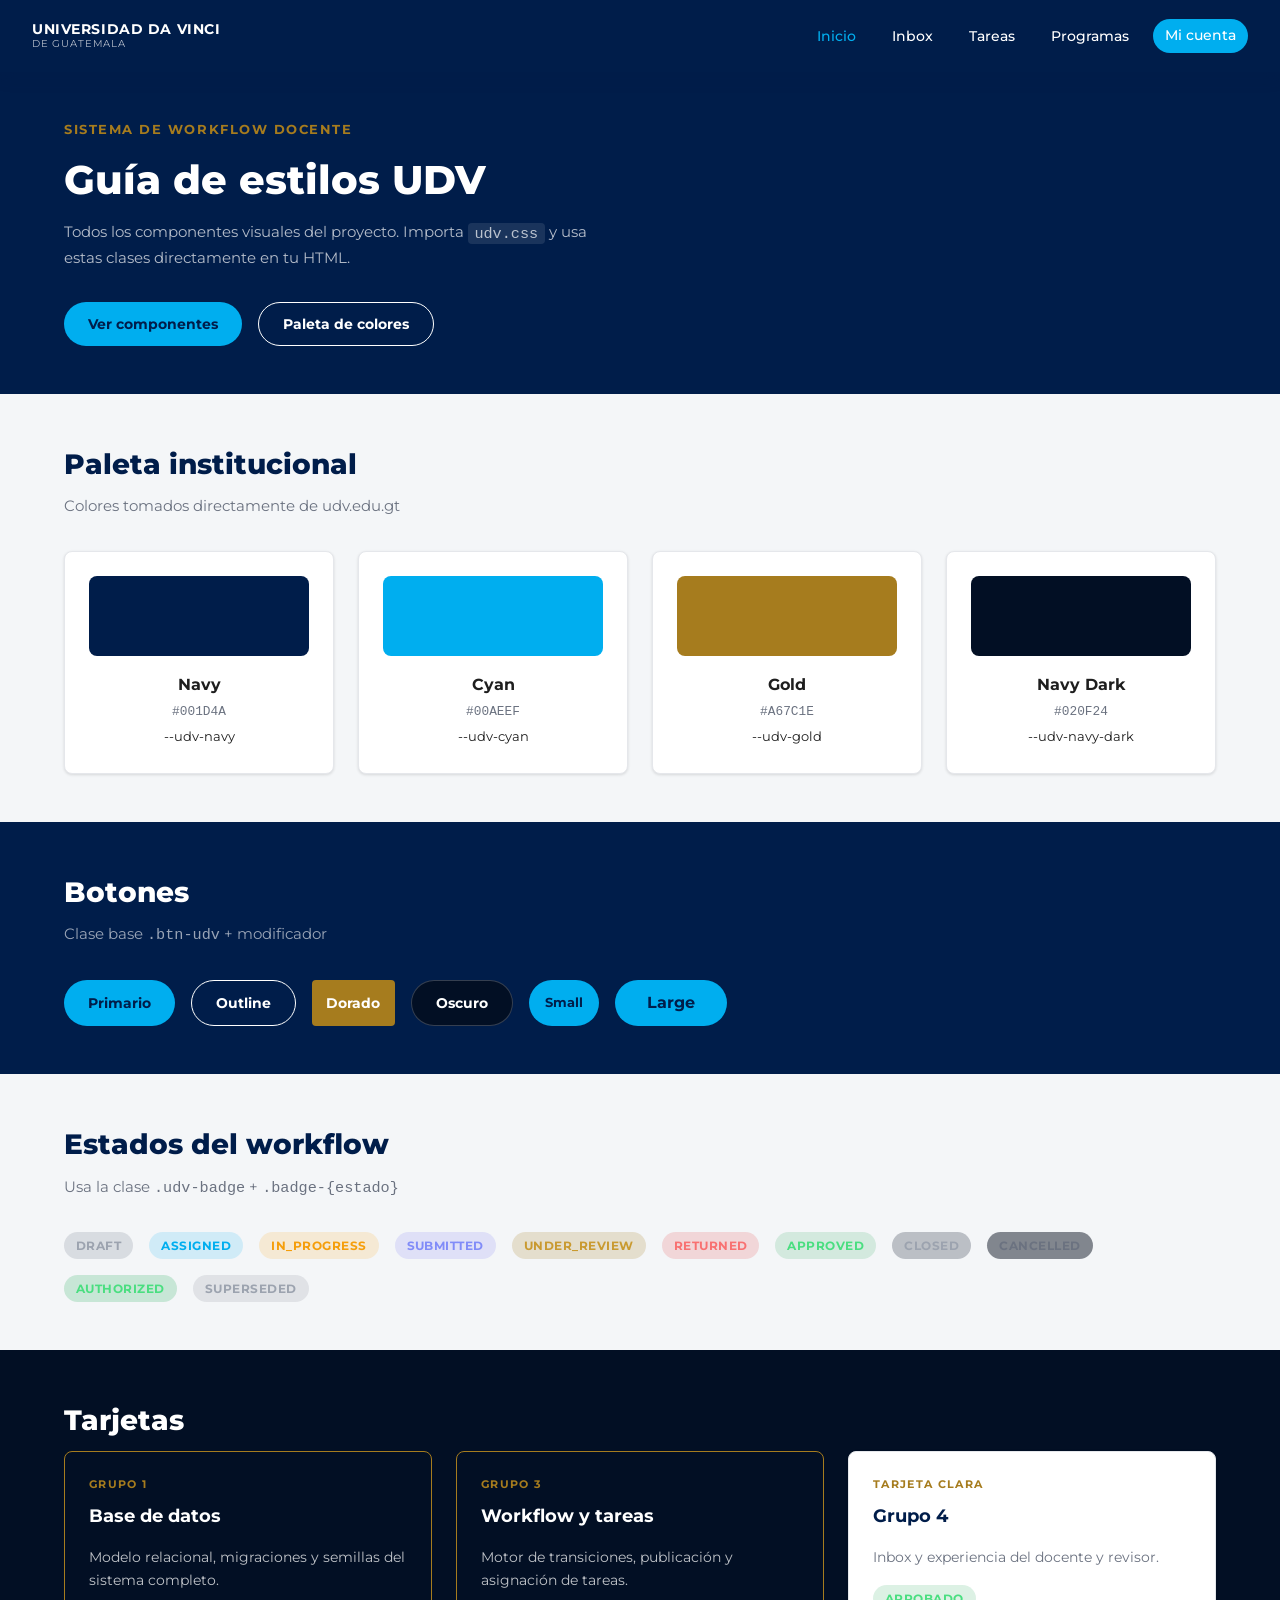
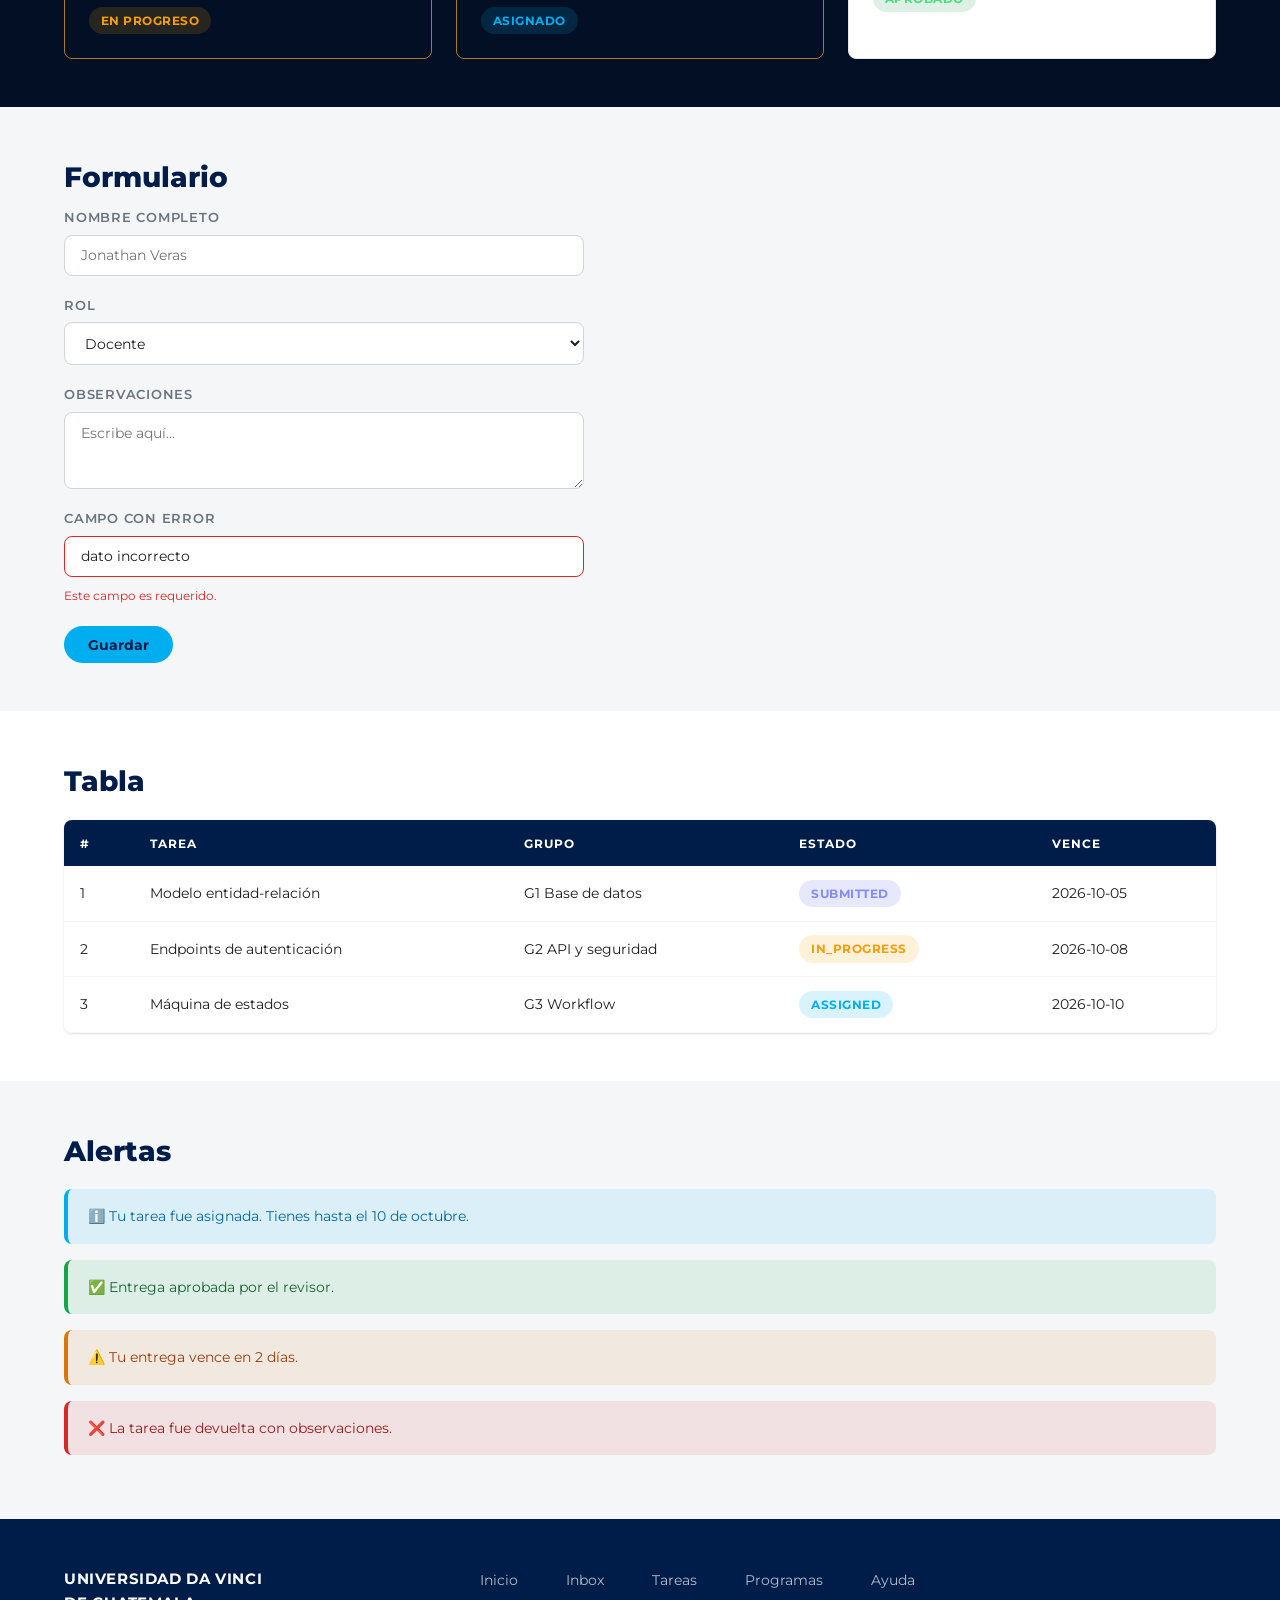
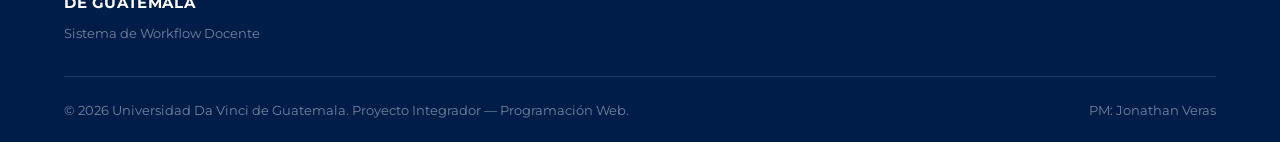
<file: grupos/udv-styles/demo.html>
<!DOCTYPE html>
<html lang="es">
<head>
  <meta charset="UTF-8">
  <meta name="viewport" content="width=device-width, initial-scale=1.0">
  <title>UDV — Guía de estilos institucional</title>
  <link rel="stylesheet" href="udv.css">
</head>
<body>

<!-- ═══════════════════════════════════════════════════════ -->
<!--  HEADER                                                -->
<!-- ═══════════════════════════════════════════════════════ -->
<header class="udv-header">
  <a href="#" class="udv-header__logo">
    <div class="udv-header__logo-text">
      Universidad Da Vinci
      <span>de Guatemala</span>
    </div>
  </a>
  <nav>
    <ul class="udv-header__nav">
      <li><a href="#" class="active">Inicio</a></li>
      <li><a href="#">Inbox</a></li>
      <li><a href="#">Tareas</a></li>
      <li><a href="#">Programas</a></li>
      <li><a href="#" class="btn-udv btn-udv-primary btn-udv-sm">Mi cuenta</a></li>
    </ul>
  </nav>
</header>

<!-- ═══════════════════════════════════════════════════════ -->
<!--  HERO (sección oscura)                                 -->
<!-- ═══════════════════════════════════════════════════════ -->
<section class="udv-section udv-section-dark">
  <div class="udv-container">
    <p style="color:var(--udv-gold);font-weight:700;font-size:.8rem;letter-spacing:.12em;text-transform:uppercase;margin-bottom:.5rem;">
      Sistema de Workflow Docente
    </p>
    <h1 class="udv-section-title" style="font-size:2.5rem;">Guía de estilos UDV</h1>
    <p class="udv-section-subtitle" style="color:rgba(255,255,255,.7);max-width:540px;">
      Todos los componentes visuales del proyecto. Importa <code style="background:rgba(255,255,255,.1);padding:.1rem .4rem;border-radius:4px;">udv.css</code>
      y usa estas clases directamente en tu HTML.
    </p>
    <div class="udv-flex udv-gap-2 udv-mt-2">
      <a href="#botones" class="btn-udv btn-udv-primary">Ver componentes</a>
      <a href="#colores" class="btn-udv btn-udv-outline">Paleta de colores</a>
    </div>
  </div>
</section>

<!-- ═══════════════════════════════════════════════════════ -->
<!--  COLORES                                               -->
<!-- ═══════════════════════════════════════════════════════ -->
<section class="udv-section" id="colores">
  <div class="udv-container">
    <h2 class="udv-section-title">Paleta institucional</h2>
    <p class="udv-section-subtitle">Colores tomados directamente de udv.edu.gt</p>
    <div class="udv-grid-4">
      <div class="udv-card-light" style="text-align:center;">
        <div style="height:80px;background:#001D4A;border-radius:8px;margin-bottom:1rem;"></div>
        <strong>Navy</strong><br>
        <code style="font-size:.8rem;color:var(--udv-text-muted);">#001D4A</code><br>
        <small>--udv-navy</small>
      </div>
      <div class="udv-card-light" style="text-align:center;">
        <div style="height:80px;background:#00AEEF;border-radius:8px;margin-bottom:1rem;"></div>
        <strong>Cyan</strong><br>
        <code style="font-size:.8rem;color:var(--udv-text-muted);">#00AEEF</code><br>
        <small>--udv-cyan</small>
      </div>
      <div class="udv-card-light" style="text-align:center;">
        <div style="height:80px;background:#A67C1E;border-radius:8px;margin-bottom:1rem;"></div>
        <strong>Gold</strong><br>
        <code style="font-size:.8rem;color:var(--udv-text-muted);">#A67C1E</code><br>
        <small>--udv-gold</small>
      </div>
      <div class="udv-card-light" style="text-align:center;">
        <div style="height:80px;background:#020F24;border-radius:8px;margin-bottom:1rem;"></div>
        <strong>Navy Dark</strong><br>
        <code style="font-size:.8rem;color:var(--udv-text-muted);">#020F24</code><br>
        <small>--udv-navy-dark</small>
      </div>
    </div>
  </div>
</section>

<!-- ═══════════════════════════════════════════════════════ -->
<!--  BOTONES                                               -->
<!-- ═══════════════════════════════════════════════════════ -->
<section class="udv-section udv-section-dark" id="botones">
  <div class="udv-container">
    <h2 class="udv-section-title">Botones</h2>
    <p class="udv-section-subtitle" style="color:rgba(255,255,255,.6);">Clase base <code>.btn-udv</code> + modificador</p>
    <div class="udv-flex udv-gap-2" style="flex-wrap:wrap;">
      <button class="btn-udv btn-udv-primary">Primario</button>
      <button class="btn-udv btn-udv-outline">Outline</button>
      <button class="btn-udv btn-udv-gold">Dorado</button>
      <button class="btn-udv btn-udv-dark">Oscuro</button>
      <button class="btn-udv btn-udv-primary btn-udv-sm">Small</button>
      <button class="btn-udv btn-udv-primary btn-udv-lg">Large</button>
    </div>
  </div>
</section>

<!-- ═══════════════════════════════════════════════════════ -->
<!--  BADGES DE ESTADO                                      -->
<!-- ═══════════════════════════════════════════════════════ -->
<section class="udv-section">
  <div class="udv-container">
    <h2 class="udv-section-title">Estados del workflow</h2>
    <p class="udv-section-subtitle">Usa la clase <code>.udv-badge</code> + <code>.badge-{estado}</code></p>
    <div class="udv-flex udv-gap-2" style="flex-wrap:wrap;">
      <span class="udv-badge badge-draft">draft</span>
      <span class="udv-badge badge-assigned">assigned</span>
      <span class="udv-badge badge-in-progress">in_progress</span>
      <span class="udv-badge badge-submitted">submitted</span>
      <span class="udv-badge badge-under-review">under_review</span>
      <span class="udv-badge badge-returned">returned</span>
      <span class="udv-badge badge-approved">approved</span>
      <span class="udv-badge badge-closed">closed</span>
      <span class="udv-badge badge-cancelled">cancelled</span>
      <span class="udv-badge badge-authorized">authorized</span>
      <span class="udv-badge badge-superseded">superseded</span>
    </div>
  </div>
</section>

<!-- ═══════════════════════════════════════════════════════ -->
<!--  TARJETAS                                              -->
<!-- ═══════════════════════════════════════════════════════ -->
<section class="udv-section" style="background:var(--udv-navy-dark);">
  <div class="udv-container">
    <h2 class="udv-section-title" style="color:white;">Tarjetas</h2>
    <div class="udv-grid-3">
      <div class="udv-card">
        <p class="udv-card__category">Grupo 1</p>
        <h3 class="udv-card__title">Base de datos</h3>
        <p class="udv-card__body">Modelo relacional, migraciones y semillas del sistema completo.</p>
        <div class="udv-mt-2">
          <span class="udv-badge badge-in-progress">En progreso</span>
        </div>
      </div>
      <div class="udv-card">
        <p class="udv-card__category">Grupo 3</p>
        <h3 class="udv-card__title">Workflow y tareas</h3>
        <p class="udv-card__body">Motor de transiciones, publicación y asignación de tareas.</p>
        <div class="udv-mt-2">
          <span class="udv-badge badge-assigned">Asignado</span>
        </div>
      </div>
      <div class="udv-card-light">
        <p class="udv-card__category" style="color:var(--udv-gold);">Tarjeta clara</p>
        <h3 class="udv-card__title" style="color:var(--udv-navy);">Grupo 4</h3>
        <p class="udv-card__body" style="color:var(--udv-text-muted);">Inbox y experiencia del docente y revisor.</p>
        <div class="udv-mt-2">
          <span class="udv-badge badge-approved">Aprobado</span>
        </div>
      </div>
    </div>
  </div>
</section>

<!-- ═══════════════════════════════════════════════════════ -->
<!--  FORMULARIO                                            -->
<!-- ═══════════════════════════════════════════════════════ -->
<section class="udv-section">
  <div class="udv-container">
    <h2 class="udv-section-title">Formulario</h2>
    <div style="max-width:520px;">
      <div class="udv-form-group">
        <label class="udv-label" for="demo-nombre">Nombre completo</label>
        <input class="udv-input" id="demo-nombre" type="text" placeholder="Jonathan Veras">
      </div>
      <div class="udv-form-group">
        <label class="udv-label" for="demo-rol">Rol</label>
        <select class="udv-select" id="demo-rol">
          <option>Docente</option>
          <option>Coordinador</option>
          <option>Revisor</option>
        </select>
      </div>
      <div class="udv-form-group">
        <label class="udv-label" for="demo-obs">Observaciones</label>
        <textarea class="udv-textarea" id="demo-obs" rows="3" placeholder="Escribe aquí..."></textarea>
      </div>
      <div class="udv-form-group">
        <label class="udv-label" for="demo-error">Campo con error</label>
        <input class="udv-input error" id="demo-error" type="text" value="dato incorrecto">
        <p class="udv-input-error-msg">Este campo es requerido.</p>
      </div>
      <button class="btn-udv btn-udv-primary">Guardar</button>
    </div>
  </div>
</section>

<!-- ═══════════════════════════════════════════════════════ -->
<!--  TABLA                                                 -->
<!-- ═══════════════════════════════════════════════════════ -->
<section class="udv-section" style="background:var(--udv-bg-white);">
  <div class="udv-container">
    <h2 class="udv-section-title">Tabla</h2>
    <div class="udv-table-wrapper udv-mt-2">
      <table class="udv-table">
        <thead>
          <tr>
            <th>#</th>
            <th>Tarea</th>
            <th>Grupo</th>
            <th>Estado</th>
            <th>Vence</th>
          </tr>
        </thead>
        <tbody>
          <tr>
            <td>1</td>
            <td>Modelo entidad-relación</td>
            <td>G1 Base de datos</td>
            <td><span class="udv-badge badge-submitted">submitted</span></td>
            <td>2026-10-05</td>
          </tr>
          <tr>
            <td>2</td>
            <td>Endpoints de autenticación</td>
            <td>G2 API y seguridad</td>
            <td><span class="udv-badge badge-in-progress">in_progress</span></td>
            <td>2026-10-08</td>
          </tr>
          <tr>
            <td>3</td>
            <td>Máquina de estados</td>
            <td>G3 Workflow</td>
            <td><span class="udv-badge badge-assigned">assigned</span></td>
            <td>2026-10-10</td>
          </tr>
        </tbody>
      </table>
    </div>
  </div>
</section>

<!-- ═══════════════════════════════════════════════════════ -->
<!--  ALERTAS                                               -->
<!-- ═══════════════════════════════════════════════════════ -->
<section class="udv-section">
  <div class="udv-container">
    <h2 class="udv-section-title">Alertas</h2>
    <div class="udv-mt-2">
      <div class="udv-alert udv-alert-info">ℹ️ Tu tarea fue asignada. Tienes hasta el 10 de octubre.</div>
      <div class="udv-alert udv-alert-success">✅ Entrega aprobada por el revisor.</div>
      <div class="udv-alert udv-alert-warning">⚠️ Tu entrega vence en 2 días.</div>
      <div class="udv-alert udv-alert-danger">❌ La tarea fue devuelta con observaciones.</div>
    </div>
  </div>
</section>

<!-- ═══════════════════════════════════════════════════════ -->
<!--  FOOTER                                                -->
<!-- ═══════════════════════════════════════════════════════ -->
<footer class="udv-footer">
  <div class="udv-container">
    <div class="udv-footer__top">
      <div>
        <p class="udv-footer__logo-text">Universidad Da Vinci<br>de Guatemala</p>
        <p style="font-size:.8rem;margin-top:.5rem;color:rgba(255,255,255,.45);">
          Sistema de Workflow Docente
        </p>
      </div>
      <ul class="udv-footer__links">
        <li><a href="#">Inicio</a></li>
        <li><a href="#">Inbox</a></li>
        <li><a href="#">Tareas</a></li>
        <li><a href="#">Programas</a></li>
        <li><a href="#">Ayuda</a></li>
      </ul>
    </div>
    <div class="udv-footer__bottom">
      <span>© 2026 Universidad Da Vinci de Guatemala. Proyecto Integrador — Programación Web.</span>
      <span>PM: Jonathan Veras</span>
    </div>
  </div>
</footer>

</body>
</html>
</file>
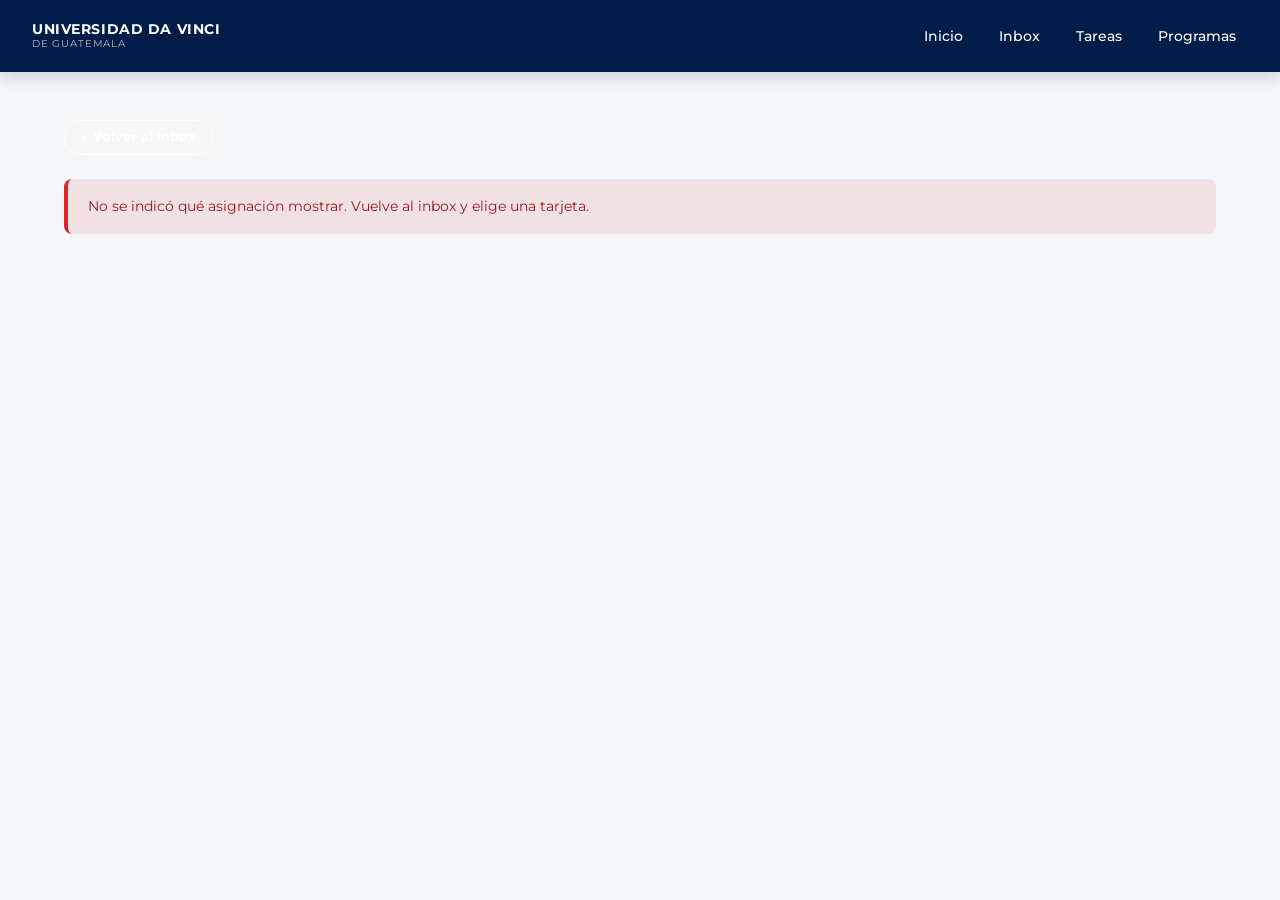
<file: grupos/grupo-4-inbox-entregas/g4_inbox/static/detalle.html>
<!DOCTYPE html>
<html lang="es">
<head>
  <meta charset="UTF-8">
  <meta name="viewport" content="width=device-width, initial-scale=1.0">
  <title>Detalle de la asignación · UDV</title>
  <!-- Estilos institucionales del PM (grupos/udv-styles): se importan, no se copian -->
  <link rel="stylesheet" href="../../../udv-styles/udv.css">
  <link rel="stylesheet" href="css/detalle.css">
</head>
<body>

  <header class="udv-header">
    <a href="inbox.html" class="udv-header__logo">
      <div class="udv-header__logo-text">
        Universidad Da Vinci
        <span>de Guatemala</span>
      </div>
    </a>
    <nav aria-label="Principal">
      <ul class="udv-header__nav">
        <li><a href="#">Inicio</a></li>
        <li><a href="inbox.html" aria-current="page">Inbox</a></li>
        <li><a href="#">Tareas</a></li>
        <li><a href="#">Programas</a></li>
      </ul>
    </nav>
  </header>

  <main class="udv-section">
    <div class="udv-container">
      <a href="inbox.html" class="btn-udv btn-udv-outline btn-udv-sm" style="margin-bottom:1.5rem;">&larr; Volver al inbox</a>

      <div id="cargando" class="udv-alert udv-alert-info">Cargando la asignación…</div>
      <div id="avisoError" class="udv-alert udv-alert-danger" style="display:none;"></div>

      <div id="detalle" style="display:none;">
        <p class="udv-card__category" id="detTipo"></p>
        <h1 class="udv-section-title" id="detTitulo" style="margin-bottom:.5rem;"></h1>
        <span class="udv-badge" id="detEstadoBadge"></span>
        <p id="detInstrucciones" style="color:var(--udv-text-muted);margin:1rem 0;"></p>

        <div id="detComentario"></div>

        <div id="detBotones" class="udv-gap-2" style="display:flex;flex-wrap:wrap;margin-top:1rem;"></div>

        <div class="udv-form-group" id="obsGroup" style="display:none;margin-top:1rem;max-width:480px;">
          <label class="udv-label" for="obs">Observación (obligatoria para devolver)</label>
          <textarea class="udv-textarea" id="obs" placeholder="Escribe la observación antes de devolver…"></textarea>
        </div>

        <!-- Formulario de entrega -->
        <div id="formEntrega" style="display:none;margin-top:1.5rem;border-top:1px solid #E5E7EB;padding-top:1.5rem;max-width:480px;">
          <div class="udv-form-group">
            <label class="udv-label" for="entregaComentario">Comentario de la entrega</label>
            <textarea class="udv-textarea" id="entregaComentario" placeholder="Describe brevemente lo que estás entregando…"></textarea>
          </div>
          <div class="udv-form-group">
            <label class="udv-label" for="entregaArchivo">Adjuntar evidencia</label>
            <input class="udv-input" type="file" id="entregaArchivo">
          </div>
          <p id="archivoInfo" style="font-size:.8rem;color:var(--udv-text-muted);margin-bottom:.6rem;"></p>
          <div id="entregaBotones" class="udv-gap-2" style="display:flex;flex-wrap:wrap;"></div>
        </div>

        <div id="avisoEntregaError" class="udv-alert udv-alert-danger" style="display:none;"></div>
        <div id="avisoEntregaOk" class="udv-alert udv-alert-success" style="display:none;"></div>
      </div>
    </div>
  </main>

  <script src="js/sesion.js"></script>
  <script src="js/detalle.js"></script>
</body>
</html>
</file>
<file: grupos/udv-styles/udv.css>
/*
 * ============================================================
 *  UDV — Universidad Da Vinci de Guatemala
 *  Sistema de estilos institucional
 *  Basado en la identidad visual oficial de udv.edu.gt
 *
 *  Mantenido por el PM (README §4).
 *  Todos los grupos importan este archivo; no lo reimplementan.
 *
 *  Uso:  <link rel="stylesheet" href="../../udv-styles/udv.css">
 *        o desde Python: carpeta estática compartida.
 *
 *  Fuente de Google Fonts ya incluida vía @import.
 * ============================================================
 */

/* ── 1. Fuente institucional ─────────────────────────────── */
@import url('https://fonts.googleapis.com/css2?family=Montserrat:wght@400;500;600;700;800;900&display=swap');

/* ── 2. Tokens de color ──────────────────────────────────── */
:root {
  /* Azul marino institucional — header, footer, hero */
  --udv-navy:        #001D4A;
  --udv-navy-dark:   #020F24;

  /* Celeste / cyan — botones primarios, badges, highlights */
  --udv-cyan:        #00AEEF;
  --udv-cyan-hover:  #0099D6;

  /* Dorado — bordes de tarjeta, botón de búsqueda, acento */
  --udv-gold:        #A67C1E;
  --udv-gold-light:  #C99A30;

  /* Fondos neutros */
  --udv-bg-light:    #F4F6F8;
  --udv-bg-white:    #FFFFFF;

  /* Texto */
  --udv-text-dark:   #1E1E1E;
  --udv-text-light:  #FFFFFF;
  --udv-text-muted:  #6B7280;

  /* Estados semánticos */
  --udv-success:     #16A34A;
  --udv-warning:     #D97706;
  --udv-danger:      #DC2626;
  --udv-info:        var(--udv-cyan);

  /* Tipografía */
  --udv-font:        'Montserrat', sans-serif;

  /* Bordes y radios */
  --udv-radius-sm:   4px;
  --udv-radius:      8px;
  --udv-radius-lg:   16px;
  --udv-radius-pill: 999px;
  --udv-border-gold: 1px solid var(--udv-gold);

  /* Sombras */
  --udv-shadow-sm:   0 1px 3px rgba(0,0,0,.12);
  --udv-shadow:      0 4px 16px rgba(0,29,74,.18);
  --udv-shadow-lg:   0 8px 32px rgba(0,29,74,.25);

  /* Transición estándar */
  --udv-transition:  all .2s ease;
}

/* ── 3. Reset base ───────────────────────────────────────── */
*, *::before, *::after { box-sizing: border-box; margin: 0; padding: 0; }

html {
  font-size: 16px;
  scroll-behavior: smooth;
}

body {
  font-family: var(--udv-font);
  background-color: var(--udv-bg-light);
  color: var(--udv-text-dark);
  line-height: 1.6;
  -webkit-font-smoothing: antialiased;
}

img { max-width: 100%; display: block; }
a  { color: var(--udv-cyan); text-decoration: none; transition: var(--udv-transition); }
a:hover { color: var(--udv-cyan-hover); }

/* ── 4. Header / Navbar ──────────────────────────────────── */
.udv-header {
  background-color: var(--udv-navy);
  padding: 0 2rem;
  height: 72px;
  display: flex;
  align-items: center;
  justify-content: space-between;
  position: sticky;
  top: 0;
  z-index: 1000;
  box-shadow: var(--udv-shadow);
}

.udv-header__logo {
  display: flex;
  align-items: center;
  gap: .75rem;
  text-decoration: none;
}

.udv-header__logo img {
  height: 48px;
  width: auto;
}

.udv-header__logo-text {
  color: var(--udv-text-light);
  font-size: .9rem;
  font-weight: 700;
  line-height: 1.2;
  text-transform: uppercase;
  letter-spacing: .04em;
}

.udv-header__logo-text span {
  display: block;
  font-size: .65rem;
  font-weight: 400;
  letter-spacing: .08em;
  color: rgba(255,255,255,.7);
}

.udv-header__nav {
  display: flex;
  align-items: center;
  gap: .75rem;
  list-style: none;
}

.udv-header__nav a {
  color: var(--udv-text-light);
  font-size: .85rem;
  font-weight: 500;
  padding: .4rem .75rem;
  border-radius: var(--udv-radius-pill);
  transition: var(--udv-transition);
}

.udv-header__nav a:hover {
  background-color: rgba(255,255,255,.1);
  color: var(--udv-text-light);
}

.udv-header__nav a.active {
  color: var(--udv-cyan);
}

/* ── 5. Botones ──────────────────────────────────────────── */
.btn-udv {
  display: inline-flex;
  align-items: center;
  gap: .5rem;
  padding: .6rem 1.5rem;
  border-radius: var(--udv-radius-pill);
  font-family: var(--udv-font);
  font-size: .875rem;
  font-weight: 700;
  cursor: pointer;
  border: none;
  transition: var(--udv-transition);
  text-decoration: none;
  white-space: nowrap;
}

.btn-udv-primary {
  background-color: var(--udv-cyan);
  color: var(--udv-navy);
}
.btn-udv-primary:hover {
  background-color: var(--udv-cyan-hover);
  color: var(--udv-navy);
  box-shadow: 0 4px 12px rgba(0,174,239,.4);
  transform: translateY(-1px);
}

.btn-udv-outline {
  background-color: transparent;
  color: var(--udv-text-light);
  border: 1.5px solid var(--udv-text-light);
}
.btn-udv-outline:hover {
  background-color: rgba(255,255,255,.1);
  color: var(--udv-text-light);
}

.btn-udv-gold {
  background-color: var(--udv-gold);
  color: var(--udv-text-light);
  border-radius: var(--udv-radius-sm);
  padding: .6rem .9rem;
}
.btn-udv-gold:hover {
  background-color: var(--udv-gold-light);
  color: var(--udv-text-light);
}

.btn-udv-dark {
  background-color: var(--udv-navy-dark);
  color: var(--udv-text-light);
  border: 1.5px solid rgba(255,255,255,.2);
}
.btn-udv-dark:hover {
  background-color: #0a1a35;
  color: var(--udv-text-light);
}

.btn-udv-sm { padding: .4rem 1rem; font-size: .8rem; }
.btn-udv-lg { padding: .85rem 2rem; font-size: 1rem; }

/* ── 6. Tarjetas ─────────────────────────────────────────── */
.udv-card {
  background-color: var(--udv-navy-dark);
  border: var(--udv-border-gold);
  border-radius: var(--udv-radius);
  padding: 1.5rem;
  color: var(--udv-text-light);
  transition: var(--udv-transition);
}
.udv-card:hover {
  box-shadow: var(--udv-shadow-lg);
  transform: translateY(-2px);
}

.udv-card__category {
  font-size: .7rem;
  font-weight: 700;
  letter-spacing: .12em;
  text-transform: uppercase;
  color: var(--udv-gold);
  margin-bottom: .5rem;
}

.udv-card__title {
  font-size: 1.1rem;
  font-weight: 700;
  color: var(--udv-text-light);
  margin-bottom: 1rem;
}

.udv-card__body {
  font-size: .875rem;
  color: rgba(255,255,255,.75);
  line-height: 1.6;
}

.udv-card-light {
  background-color: var(--udv-bg-white);
  border: 1px solid #E5E7EB;
  border-radius: var(--udv-radius);
  padding: 1.5rem;
  box-shadow: var(--udv-shadow-sm);
  transition: var(--udv-transition);
}
.udv-card-light:hover {
  box-shadow: var(--udv-shadow);
  transform: translateY(-2px);
}

/* ── 7. Badges / Etiquetas de estado ─────────────────────── */
.udv-badge {
  display: inline-flex;
  align-items: center;
  gap: .3rem;
  padding: .25rem .75rem;
  border-radius: var(--udv-radius-pill);
  font-size: .75rem;
  font-weight: 700;
  letter-spacing: .04em;
  text-transform: uppercase;
}

/* Estados del workflow (Grupo 3) */
.badge-draft        { background: rgba(107,114,128,.2); color: #9CA3AF; }
.badge-assigned     { background: rgba(0,174,239,.15);  color: var(--udv-cyan); }
.badge-in-progress  { background: rgba(245,158,11,.15); color: #F59E0B; }
.badge-submitted    { background: rgba(99,102,241,.15); color: #818CF8; }
.badge-under-review { background: rgba(166,124,30,.2);  color: var(--udv-gold-light); }
.badge-returned     { background: rgba(220,38,38,.15);  color: #F87171; }
.badge-approved     { background: rgba(22,163,74,.15);  color: #4ADE80; }
.badge-closed       { background: rgba(55,65,81,.3);    color: #9CA3AF; }
.badge-cancelled    { background: rgba(17,24,39,.5);    color: #6B7280; }
.badge-authorized   { background: rgba(22,163,74,.2);   color: #4ADE80; }
.badge-superseded   { background: rgba(107,114,128,.15);color: #9CA3AF; }

/* ── 8. Formularios ──────────────────────────────────────── */
.udv-form-group {
  display: flex;
  flex-direction: column;
  gap: .4rem;
  margin-bottom: 1.25rem;
}

.udv-label {
  font-size: .8rem;
  font-weight: 600;
  color: var(--udv-text-muted);
  text-transform: uppercase;
  letter-spacing: .06em;
}

.udv-input,
.udv-select,
.udv-textarea {
  font-family: var(--udv-font);
  font-size: .9rem;
  padding: .65rem 1rem;
  border: 1.5px solid #D1D5DB;
  border-radius: var(--udv-radius);
  background-color: var(--udv-bg-white);
  color: var(--udv-text-dark);
  transition: var(--udv-transition);
  width: 100%;
}

.udv-input:focus,
.udv-select:focus,
.udv-textarea:focus {
  outline: none;
  border-color: var(--udv-cyan);
  box-shadow: 0 0 0 3px rgba(0,174,239,.15);
}

.udv-input.error,
.udv-select.error,
.udv-textarea.error {
  border-color: var(--udv-danger);
}

.udv-input-error-msg {
  font-size: .78rem;
  color: var(--udv-danger);
  margin-top: .2rem;
}

/* ── 9. Tablas ───────────────────────────────────────────── */
.udv-table-wrapper {
  overflow-x: auto;
  border-radius: var(--udv-radius);
  box-shadow: var(--udv-shadow-sm);
}

.udv-table {
  width: 100%;
  border-collapse: collapse;
  font-size: .875rem;
  background-color: var(--udv-bg-white);
}

.udv-table thead {
  background-color: var(--udv-navy);
  color: var(--udv-text-light);
}

.udv-table thead th {
  padding: .85rem 1rem;
  text-align: left;
  font-weight: 700;
  font-size: .75rem;
  letter-spacing: .08em;
  text-transform: uppercase;
}

.udv-table tbody tr {
  border-bottom: 1px solid #F3F4F6;
  transition: var(--udv-transition);
}

.udv-table tbody tr:hover {
  background-color: #F0F7FF;
}

.udv-table tbody td {
  padding: .85rem 1rem;
  color: var(--udv-text-dark);
  vertical-align: middle;
}

/* ── 10. Alertas ─────────────────────────────────────────── */
.udv-alert {
  display: flex;
  align-items: flex-start;
  gap: .75rem;
  padding: 1rem 1.25rem;
  border-radius: var(--udv-radius);
  font-size: .875rem;
  border-left: 4px solid transparent;
  margin-bottom: 1rem;
}

.udv-alert-info    { background: rgba(0,174,239,.1);  border-color: var(--udv-cyan);    color: #0369A1; }
.udv-alert-success { background: rgba(22,163,74,.1);  border-color: var(--udv-success); color: #166534; }
.udv-alert-warning { background: rgba(217,119,6,.1);  border-color: var(--udv-warning); color: #92400E; }
.udv-alert-danger  { background: rgba(220,38,38,.1);  border-color: var(--udv-danger);  color: #991B1B; }

/* ── 11. Layout y utilidades ─────────────────────────────── */
.udv-container {
  max-width: 1200px;
  margin: 0 auto;
  padding: 0 1.5rem;
}

.udv-section       { padding: 3rem 0; }
.udv-section-dark  { background-color: var(--udv-navy); color: var(--udv-text-light); }

.udv-section-title {
  font-size: 1.75rem;
  font-weight: 800;
  color: var(--udv-navy);
  margin-bottom: .5rem;
}
.udv-section-dark .udv-section-title { color: var(--udv-text-light); }

.udv-section-subtitle {
  font-size: .95rem;
  color: var(--udv-text-muted);
  margin-bottom: 2rem;
}

.udv-grid-2 { display: grid; grid-template-columns: repeat(2, 1fr); gap: 1.5rem; }
.udv-grid-3 { display: grid; grid-template-columns: repeat(3, 1fr); gap: 1.5rem; }
.udv-grid-4 { display: grid; grid-template-columns: repeat(4, 1fr); gap: 1.5rem; }

.udv-flex         { display: flex; }
.udv-flex-center  { display: flex; align-items: center; justify-content: center; }
.udv-flex-between { display: flex; align-items: center; justify-content: space-between; }
.udv-gap-1 { gap: .5rem; }
.udv-gap-2 { gap: 1rem; }
.udv-gap-3 { gap: 1.5rem; }

.udv-mt-1 { margin-top: .5rem; }
.udv-mt-2 { margin-top: 1rem; }
.udv-mt-3 { margin-top: 1.5rem; }
.udv-mb-1 { margin-bottom: .5rem; }
.udv-mb-2 { margin-bottom: 1rem; }
.udv-mb-3 { margin-bottom: 1.5rem; }

/* ── 12. Footer ──────────────────────────────────────────── */
.udv-footer {
  background-color: var(--udv-navy);
  color: rgba(255,255,255,.75);
  padding: 3rem 0 1.5rem;
  margin-top: auto;
}

.udv-footer__top {
  display: grid;
  grid-template-columns: 1fr 2fr;
  gap: 3rem;
  padding-bottom: 2rem;
  border-bottom: 1px solid rgba(255,255,255,.1);
  margin-bottom: 1.5rem;
}

.udv-footer__logo-text {
  color: var(--udv-text-light);
  font-size: .95rem;
  font-weight: 700;
  text-transform: uppercase;
  letter-spacing: .04em;
}

.udv-footer__links {
  display: flex;
  gap: 3rem;
  list-style: none;
}

.udv-footer__links a {
  color: rgba(255,255,255,.7);
  font-size: .875rem;
  transition: var(--udv-transition);
}

.udv-footer__links a:hover { color: var(--udv-cyan); }

.udv-footer__bottom {
  display: flex;
  align-items: center;
  justify-content: space-between;
  font-size: .8rem;
  color: rgba(255,255,255,.45);
}

/* ── 13. Responsive ──────────────────────────────────────── */
@media (max-width: 1024px) {
  .udv-grid-4 { grid-template-columns: repeat(2, 1fr); }
  .udv-grid-3 { grid-template-columns: repeat(2, 1fr); }
}

@media (max-width: 768px) {
  .udv-header   { padding: 0 1rem; height: 60px; }
  .udv-header__nav { display: none; }

  .udv-grid-4,
  .udv-grid-3,
  .udv-grid-2 { grid-template-columns: 1fr; }

  .udv-footer__top   { grid-template-columns: 1fr; gap: 1.5rem; }
  .udv-footer__links { flex-direction: column; gap: .75rem; }
  .udv-footer__bottom { flex-direction: column; gap: .5rem; text-align: center; }

  .udv-section-title { font-size: 1.35rem; }
  .udv-section       { padding: 2rem 0; }
}

@media (max-width: 480px) {
  .btn-udv { width: 100%; justify-content: center; }
}
</file>
<file: grupos/grupo-4-inbox-entregas/g4_inbox/static/css/detalle.css>
/* Estilo propio de la pantalla de detalle — además de udv.css.
   Mismo criterio que inbox.css: solo lo que udv.css no trae resuelto. */

#detComentario .udv-alert { margin-bottom: 1rem; }

#detBotones button,
#entregaBotones button { margin: 0; }
</file>
